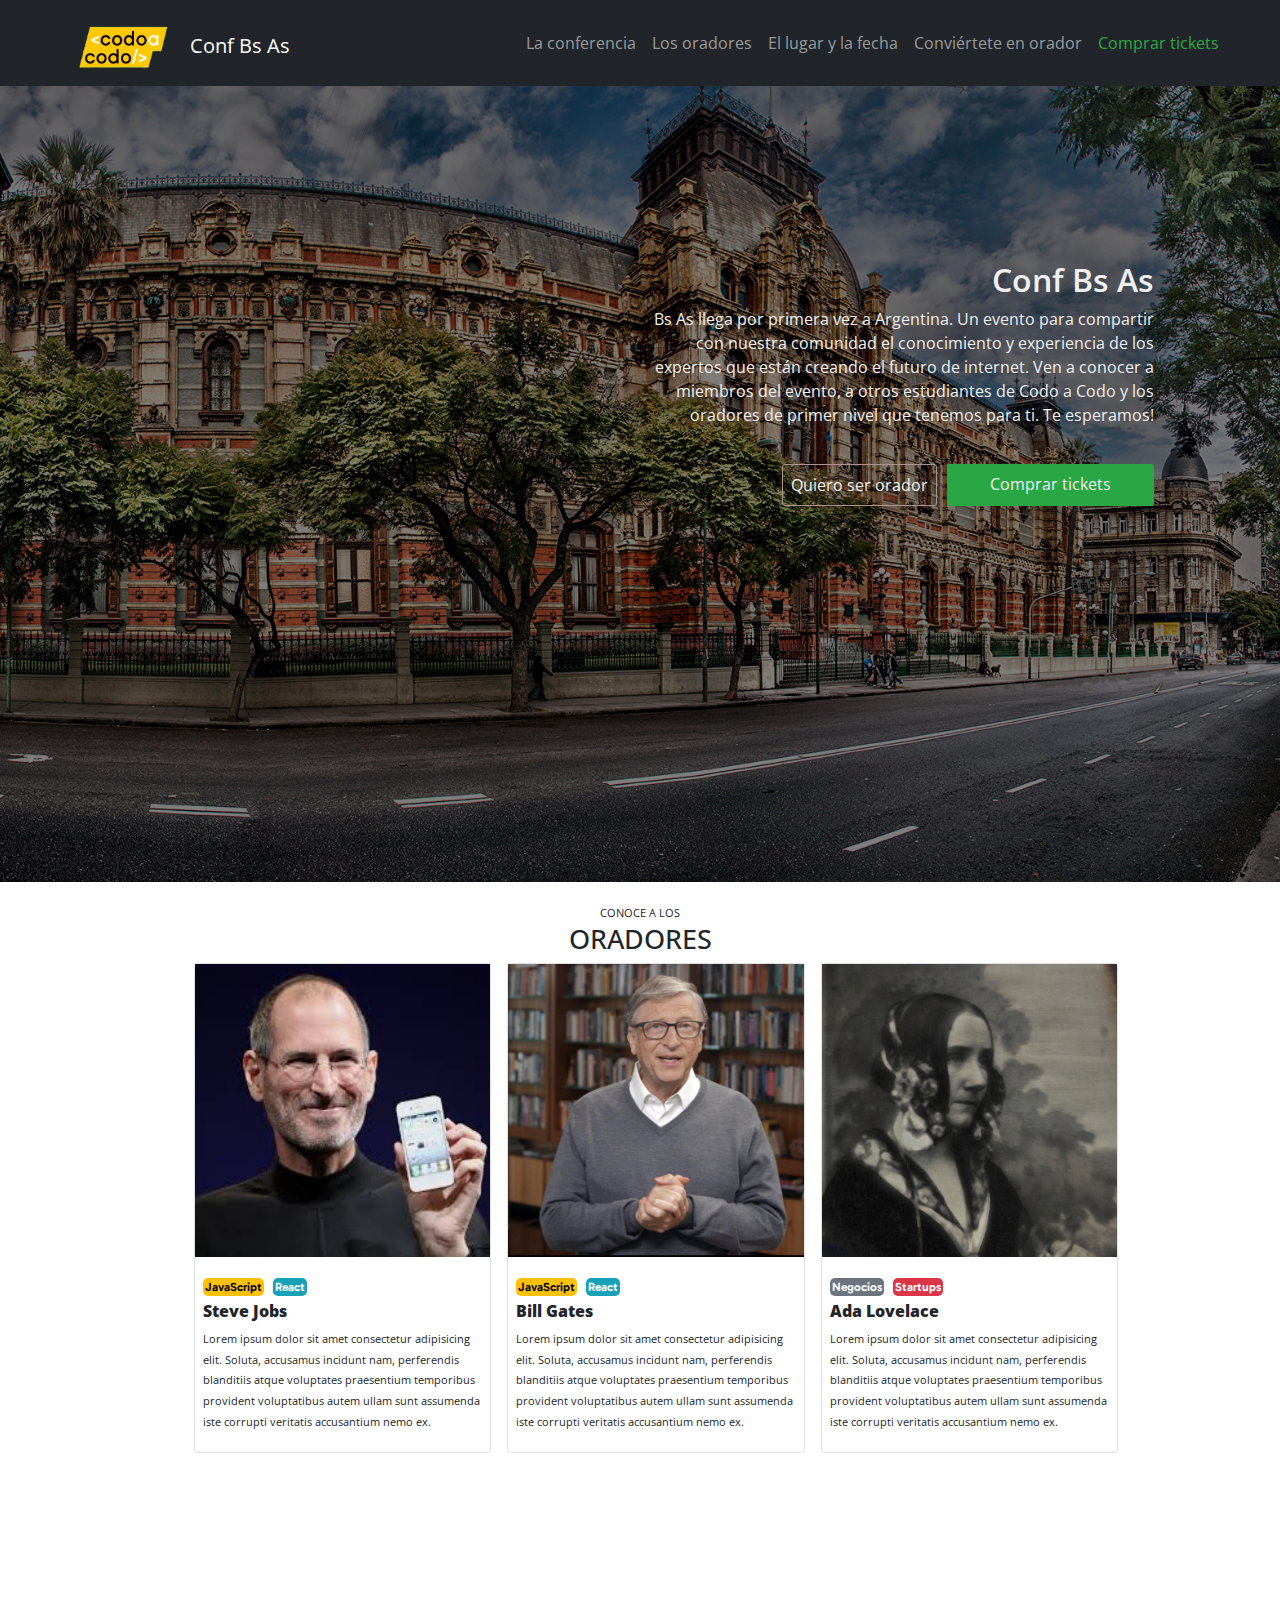
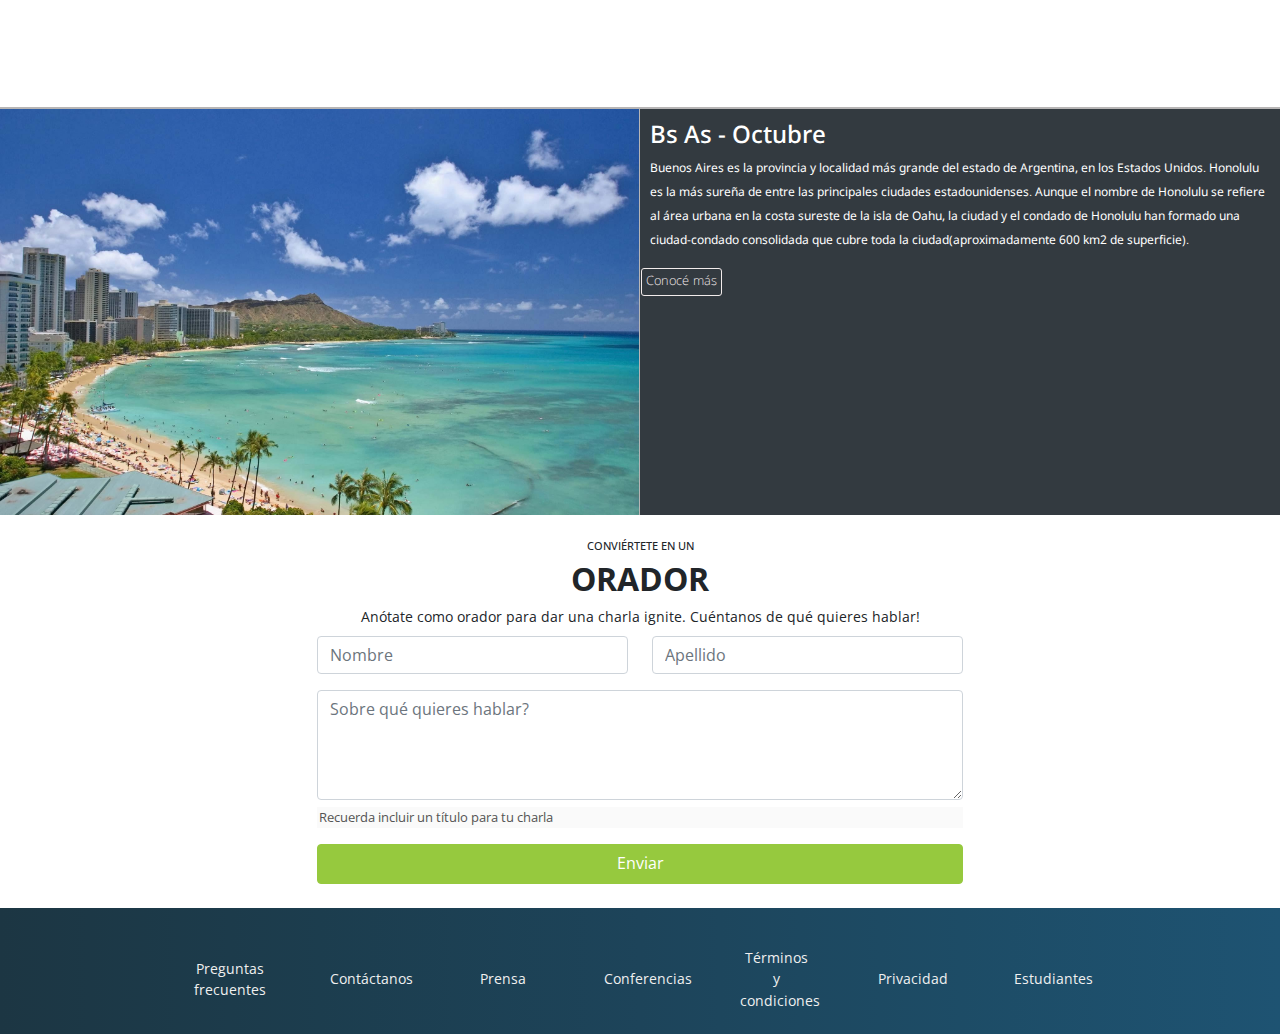
<file: index.html>
<!DOCTYPE html>
<html lang="es">

<head>
    <meta charset="UTF-8">
    <meta name="viewport" content="width=device-width, initial-scale=1.0">
    <title>Proyecto integrador Front | Constanza Rojas</title>
    <link rel="shortcut icon" href="favicon.ico" type="image/x-icon">
    <link rel="stylesheet" href="./css/bootstrap.min.css">
    <link rel="stylesheet" href="./css/estilos.css">
</head>

<body>
    <header class="fuente">
        <div class="container-fluid bg-image alturaContenedor position-relative">
            <div class="row filaConferencia h-100 justify-content-between align-items-center p-3 ">

                <div class="col-12 h-100 w-100 colorWhite textoConf">
                    <div class="contenedorTextoConf ">
                        <h1 class="tituloConf">Conf Bs As</h1>
                        <p class="parrafoConf">Bs As llega por primera vez a Argentina. Un evento para compartir con
                            nuestra comunidad el
                            conocimiento y experiencia de los expertos que están creando el futuro de internet. Ven a
                            conocer a
                            miembros del evento, a otros estudiantes de Codo a Codo y los oradores de primer nivel que
                            tenemos para
                            ti. Te esperamos!
                        </p>
                        <div class="divAnclas pt-3">
                            <div class="botonOrador ">
                                <a href="#formularioOrador" class="colorWhite anclaConferencia">Quiero ser orador</a>
                            </div>
                            <div class="botonTickets">
                                <a href="./pages/tickets.html" class="colorWhite anclaConferencia">Comprar tickets</a>
                            </div>
                        </div>
                    </div>
                </div>
            </div>
        </div>
        <div class="container-fluid position-absolute top-0 start-0 px-0">

            <nav
                class="contenedorNav navbar navbar-expand-lg navbar-dark bg-dark h-100 d-flex f justify-content-between ">
                <div class="container-fluid divContainerNav ">
                    <a class="navbar-brand tamañoLogo " href="#"> <img class=" tamañoLogo"
                            src="./assets/imagen/codoacodo.png" alt="">
                        Conf Bs As
                    </a>
                    <!--
                    <p class="colorWhite">Conf Bs As</p>-->
                    <button class="navbar-toggler" type="button" data-bs-toggle="collapse"
                        data-bs-target="#navbarSupportedContent" aria-controls="navbarSupportedContent"
                        aria-expanded="false" aria-label="Toggle navigation">
                        <span class="navbar-toggler-icon"></span>
                    </button>
                    <div class="collapse navbar-collapse" id="navbarSupportedContent">
                        <ul class="navbar-nav me-auto mb-2 mb-lg-0 ml-0">
                            <!-- <li class="nav-item">
                                <a class="nav-link active fs-5 " aria-current="page" href="#">Conf Bs As</a>
                            </li>-->
                            <li class="nav-item">
                                <a class="nav-link" href="#">La conferencia</a>
                            </li>
                            <li class="nav-item">
                                <a class="nav-link" href="#">Los oradores</a>
                            </li>
                            <li class="nav-item">
                                <a class="nav-link" href="#">El lugar y la fecha</a>
                            </li>
                            <li class="nav-item">
                                <a class="nav-link" href="#">Conviértete en orador</a>
                            </li>
                            <li class="nav-item ">
                                <a class="nav-link itemComprarTickets" href="#">Comprar tickets</a>
                            </li>
                            <ul class="dropdown-menu" aria-l abelledby="navbarDropdown">
                                <li><a class="dropdown-item" href="#">Action</a></li>
                                <li><a class="dropdown-item" href="#">Another action</a></li>
                                <li>
                                    <hr class="dropdown-divider">
                                </li>
                                <li><a class="dropdown-item" href="#">Something else here</a></li>
                            </ul>
                            </li>
                        </ul>
                    </div>
                </div>
            </nav>
        </div>
    </header>
    <main class="container-fluid  fuente">

        <section class=" sectionOradores mb-0 mt-4 " id="oradores">
            <h2 class="text-center">
                <div class="titSuperior  fw-normal">CONOCE A LOS</div>
                <div class="titInferior ">ORADORES</div>
            </h2>
            <div class="container containerOradores">
                <div class="row divFila">
                    <div class="col-md-4 border border rounded 2 columnaTarjeta">
                        <img src="./assets/imagen/steve.jpg" class="objet-fit-cover " alt="Steve Jobs" loading="lazy">
                        <div class="cuerpoTarjeta m-2  ">
                            <h4 class="colorAmarillo d-inline cuerpoTarjetaH4 ">JavaScript</h4>
                            <h4 class="colorCeleste d-inline cuerpoTarjetaH4">React</h4>
                            <h3 class="tituloNombre">Steve Jobs</h3>
                            <p class="parrafoTarjeta">Lorem ipsum dolor sit amet consectetur adipisicing elit. Soluta,
                                accusamus
                                incidunt nam, perferendis blanditiis atque voluptates praesentium temporibus provident
                                voluptatibus
                                autem ullam sunt assumenda iste corrupti veritatis accusantium nemo ex.</p>
                        </div>

                    </div>
                    <div class="col-md-4 border border rounded 2 columnaTarjeta">
                        <img src="./assets/imagen/bill.jpg" class="objet-fit-cover" alt="Bill Gates" loading="lazy">
                        <div class="cuerpoTarjeta m-2 ">
                            <h4 class="colorAmarillo d-inline cuerpoTarjetaH4">JavaScript</h4>
                            <h4 class="colorCeleste d-inline cuerpoTarjetaH4">React</h4>
                            <h3 class="tituloNombre">Bill Gates</h3>
                            <p class="parrafoTarjeta">Lorem ipsum dolor sit amet consectetur adipisicing elit. Soluta,
                                accusamus
                                incidunt nam, perferendis blanditiis atque voluptates praesentium temporibus provident
                                voluptatibus
                                autem ullam sunt assumenda iste corrupti veritatis accusantium nemo ex.</p>
                        </div>

                    </div>
                    <div class="col-md-4 border border rounded 2 columnaTarjeta">
                        <img src="./assets/imagen/ada.jpeg" class="objet-fit-cover" alt="Ada Lovelace" loading="lazy">
                        <div class="cuerpoTarjeta m-2 ">
                            <h4 class="colorGris d-inline cuerpoTarjetaH4">Negocios</h4>
                            <h4 class="colorRojo d-inline cuerpoTarjetaH4">Startups</h4>
                            <h3 class="tituloNombre">Ada Lovelace</h3>
                            <p class="parrafoTarjeta">Lorem ipsum dolor sit amet consectetur adipisicing elit. Soluta,
                                accusamus
                                incidunt nam, perferendis blanditiis atque voluptates praesentium temporibus provident
                                voluptatibus
                                autem ullam sunt assumenda iste corrupti veritatis accusantium nemo ex.</p>
                        </div>
                    </div>
                </div>
            </div>
        </section>


        <div class="h-80vh  ">
            <div class="row h-100 lugarFecha">
                <div class="col-12 col-md-6 gx-0 columna1"><img src="./assets/imagen/honolulu.jpg" class="img-fluid"
                        alt=""></div>
                <div class="col-12 col-md-6 textoLugarFecha">
                    <h2 class="h2">Bs As - Octubre</h2>
                    <p class="p">Buenos Aires es la provincia y localidad más grande del estado de Argentina, en los
                        Estados Unidos.
                        Honolulu es la más sureña de entre las principales ciudades estadounidenses. Aunque el nombre de
                        Honolulu se refiere al área urbana en la costa sureste de la isla de Oahu, la ciudad y el
                        condado de
                        Honolulu han formado una ciudad-condado consolidada que cubre toda la ciudad(aproximadamente 600
                        km2 de
                        superficie).</p>
                    <div class="divAncla">
                        <a class="a" href="./pages/404.html">Conocé más</a>
                    </div>
                </div>
            </div>
        </div>

        <section class="container tamañoContainer my-4" id="formularioOrador">
            <div>
                <div class="text-center">

                    <div class=" fw-normal tamañoInput">
                        <h2 class="tamañoFuente">CONVIÉRTETE EN UN</h2>
                    </div>
                    <h2 class="fs-2 fw-bold">ORADOR</h2>

                    <p class="tamañoFuenteParrafo">Anótate como orador para dar una charla ignite. Cuéntanos de qué
                        quieres
                        hablar!
                    </p>
                </div>
            </div>
            <form class="row  anchoFila form-control-md h-50" action="">

                <div class="col-12 col-md-6 mb-3">
                    <input class="form-control" type="text" id="name" name="name" placeholder="Nombre" required>
                </div>
                <div class="col-12 col-md-6 mb-3">
                    <input class="form-control" type="text" id="surname" name="surname" placeholder="Apellido" required>
                </div>
                </div>
                <div class="col-12 mb-1 ">
                    <textarea class="form-control" name="comentario" id="comentario" cols="30" rows="4"
                        placeholder="Sobre qué quieres hablar?" required></textarea>
                </div>
                <div>
                    <input class="estiloInput estiloInput" disabled readonly
                        value="Recuerda incluir un título para tu charla" type="text" name=""
                        placeholder="Recuerda incluir un título para tu charla">
                    <p class="text-center"></p>
                </div>
                <!-- <div class=>
                    <input class="inputBotonEnviar" type="submit" value="Enviar">
                </div>-->
                <div class="">
                    <button class="btn colorBtnInput tamañoBtn" type="submit">Enviar</button>
                </div>
            </form>
        </section>
    </main>

    <script src="./js/bootstrap.bundle.min.js"></script>
    <footer class="bg-gradiente footer">
        <nav class="container-fluid fs-6  text-center containerNav  ">
            <ul class="ul row justify-content-center align-items-center ">
                <li class="col-4 col-md-1 text-center p-3  linkNavFooter"><a class="anclaDecoration colorWhite"
                        href="#inicio">Preguntas frecuentes</a></li>
                <li class="col-4 col-md-1 text-center p-3 linkNavFooter"><a class="anclaDecoration colorWhite"
                        href="#inicio">Contáctanos</a></li>
                <li class="col-4 col-md-1 text-center p-3 linkNavFooter"><a class="anclaDecoration colorWhite"
                        href="#inicio">Prensa</a></li>
                <li class="col-4 col-md-1 text-center p-3 linkNavFooter"><a class="anclaDecoration colorWhite"
                        href="#inicio">Conferencias</a></li>
                <li class="col-4 col-md-1 text-center p-3 linkNavFooter"><a class="anclaDecoration colorWhite"
                        href="#inicio">Términos y condiciones</a></li>
                <li class="col-4 col-md-1 text-center p-3 linkNavFooter"><a class="anclaDecoration colorWhite"
                        href="#inicio">Privacidad</a></li>
                <li class="col-4 col-md-1 text-center p-3 linkNavFooter"><a class="anclaDecoration colorWhite"
                        href="#inicio">Estudiantes</a></li>
            </ul>
        </nav>
    </footer>
</body>
</html>
</file>
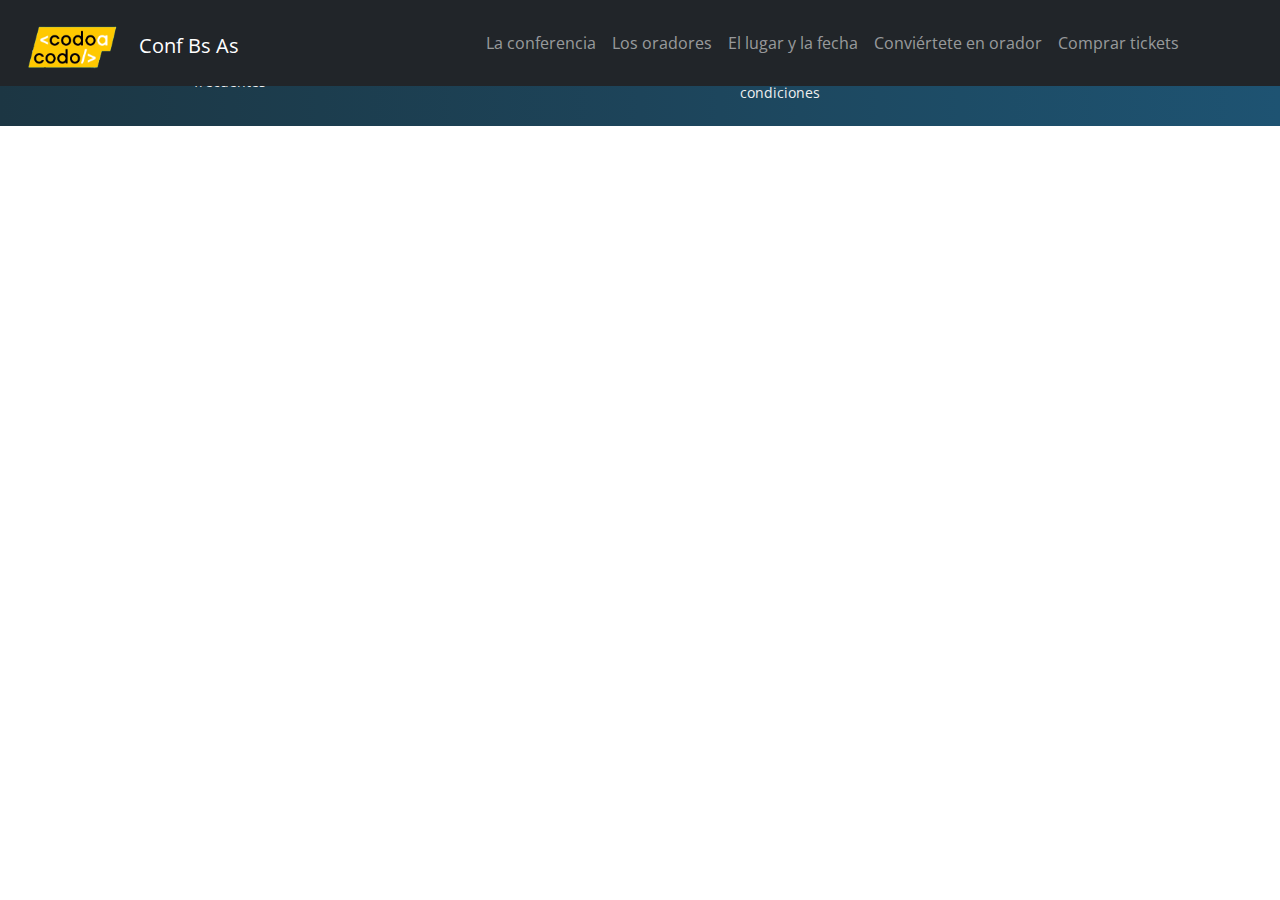
<file: pages/tickets.html>
<!DOCTYPE html>
<html lang="es">

<head>
    <meta charset="UTF-8">
    <meta name="viewport" content="width=device-width, initial-scale=1.0">
    <title>Tickets | Constanza Rojas</title>
    <!--favicon-->
    <link rel="shortcut icon" href="favicon.ico" type="image/x-icon">
    <link rel="stylesheet" href="../css/bootstrap.min.css">
    <link rel="stylesheet" href="../css/estilos.css">
</head>
<body>
    <header class="fuente">
        <div class="container-fluid position-absolute top-0 start-0 px-0">
            <nav class="navbar navbar-expand-lg navbar-dark bg-dark h-100 d-flex f justify-content-between ">
                <div class="container-fluid ">
                    <a class="navbar-brand tamañoLogo " href="#"> <img class=" tamañoLogo"
                            src="../assets/imagen/codoacodo.png" alt="">
                        Conf Bs As
                    </a>
                    <!--
                    <p class="colorWhite">Conf Bs As</p>-->
                    <button class="navbar-toggler" type="button" data-bs-toggle="collapse"
                        data-bs-target="#navbarSupportedContent" aria-controls="navbarSupportedContent"
                        aria-expanded="false" aria-label="Toggle navigation">
                        <span class="navbar-toggler-icon"></span>
                    </button>
                    <div class="collapse navbar-collapse" id="navbarSupportedContent">
                        <ul class="navbar-nav me-auto mb-2 mb-lg-0 ml-0">
                            <!-- <li class="nav-item">
                                <a class="nav-link active fs-5 " aria-current="page" href="#">Conf Bs As</a>
                            </li>-->
                            <li class="nav-item">
                                <a class="nav-link" href="#">La conferencia</a>
                            </li>
                            <li class="nav-item">
                                <a class="nav-link" href="#">Los oradores</a>
                            </li>
                            <li class="nav-item">
                                <a class="nav-link" href="#">El lugar y la fecha</a>
                            </li>
                            <li class="nav-item">
                                <a class="nav-link" href="#">Conviértete en orador</a>
                            </li>
                            <li class="nav-item">
                                <a class="nav-link" href="#">Comprar tickets</a>
                            </li>
                            <ul class="dropdown-menu" aria-labelledby="navbarDropdown">
                                <li><a class="dropdown-item" href="#">Action</a></li>
                                <li><a class="dropdown-item" href="#">Another action</a></li>
                                <li>
                                    <hr class="dropdown-divider">
                                </li>
                                <li><a class="dropdown-item" href="#">Something else here</a></li>
                            </ul>
                            </li>
                        </ul>
                    </div>
                </div>
            </nav>
        </div>

     
     
    </header>
    <main>

    </main>
   



    <footer class="bg-gradiente footer">
        <nav class="container-fluid fs-6  text-center containerNav  " > 
            <ul class="ul row justify-content-center align-items-center ">
                <li class="col-4 col-md-1 text-center p-3  linkNavFooter"><a class="anclaDecoration colorWhite" href="#inicio">Preguntas frecuentes</a></li>
                <li class="col-4 col-md-1 text-center p-3 linkNavFooter"><a class="anclaDecoration colorWhite" href="#inicio">Contáctanos</a></li>
                <li class="col-4 col-md-1 text-center p-3 linkNavFooter"><a class="anclaDecoration colorWhite" href="#inicio">Prensa</a></li>
                <li class="col-4 col-md-1 text-center p-3 linkNavFooter"><a class="anclaDecoration colorWhite" href="#inicio">Conferencias</a></li>
                <li class="col-4 col-md-1 text-center p-3 linkNavFooter"><a class="anclaDecoration colorWhite" href="#inicio">Términos y condiciones</a></li>
                <li class="col-4 col-md-1 text-center p-3 linkNavFooter"><a class="anclaDecoration colorWhite" href="#inicio">Privacidad</a></li>
                <li class="col-4 col-md-1 text-center p-3 linkNavFooter"><a class="anclaDecoration colorWhite" href="#inicio">Estudiantes</a></li>  
            </ul>
        </nav>
   </footer>
</body>
</html>
</file>
<file: css/estilos.css>
@import url('https://fonts.googleapis.com/css2?family=Gabarito:wght@600;700;800&family=Noto+Sans+Bengali&family=Noto+Sans+JP:wght@100;200;300;400&family=Noto+Sans+NKo+Unjoined:wght@400;500;600&family=Noto+Sans+Shavian&family=Noto+Sans+Syriac+Eastern:wght@100;200;400;500;600&family=Onest:wght@100&family=Open+Sans:wght@300;400;500;600&family=Poppins:wght@100&display=swap');

.bg-image {
    height: 100%;
    width: 100%;
    background-image: linear-gradient(to right, #00000080, #00000080), url(../assets/imagen/ba1.jpg);
    background-size: cover;
    background-repeat: no-repeat;
    background-position: center;
}
.tamañoLogo {
    height: 70px;
}
.anchoNav {
    width: 100vh;
}
.itemComprarTickets {
    color: rgb(40, 171, 68) !important;
}
.colorWhite {
    color: rgb(240, 240, 240);
}
.colorGrey {
    color: rgb(175, 174, 174);
}
.colorGreen {
    color: rgb(40, 171, 68);
}
.colorCeleste {
    background-color: rgb(23, 162, 184);
    color: white;
}
.colorAmarillo {
    background-color: rgb(254, 193, 7);
    color: black;
}
.colorGris {
    background-color: rgb(108, 117, 126);
    color: white;
}
.colorRojo {
    background-color: rgb(220, 53, 71);
    color: white;
}
.fuente {
    font-family: 'Open Sans', sans-serif;
}
.filaConferencia {
    text-align: center;
    height: 100%;
}
.textoConf {
    align-items: center;
    height: 100%;
    width: 100%;
}
.conferenciaTexto {
    justify-content: center;
    align-items: center;
    width: 100%;
    height: 100%;
    margin-right: 0;
}
.contenedorTextoConf {
    text-align: center;
    padding-top: 20%;
    width: 100%;
}
.alturaContenedor {
    height: 98vh;
}
.anclaConferencia {
    font-family: 'Open Sans', sans-serif;
    text-decoration: none;
}
.botonOrador {
    margin-top: 0.3rem;
    color: rgb(243, 236, 236);
    border: 1px solid rgb(173, 146, 146);
    border-radius: 3px;
    padding: 8px;
    margin-right: 10px;
}
.anclaDecoration {
    font-family: 'Open Sans', sans-serif;
    text-decoration: none;
}
.botonTickets {
    background-color: rgb(40, 167, 68);
    text-decoration: none;
    margin-top: 0.3rem;
    color: rgb(243, 236, 236);
    border-radius: 3px;
    padding: 8px;
    padding-bottom: 5px;
}
.divConferenciaTexto {
    height: 55vh;
    margin: 0 auto;
    margin-bottom: 5vh;
    position: absolute;
    top: 25%;
    text-align: center;
    justify-content: center;
    padding-right: 50px;
}
.contenedorOradores {
    text-align: center;
}
.columnaTarjeta {
    text-align: center;
    margin-bottom: 0.5rem;
}
.columnaTarjeta img {
    width: 100%;
    height: 60%;
    margin-bottom: 0.5rem;
}
.cuerpoTarjeta H3 {
    margin-top: 0.3rem;
}
.oradores h2 {
    font-family: 'Noto Sans Syriac Eastern', sans-serif;
    padding-top: 20px;
}
.titOradores {
    font-family: 'Noto Sans Syriac Eastern', sans-serif;
    font-size: 12px;
    font-weight: 500;
}
.cuerpoTarjetaH4 {
    font-family: 'Gabarito', sans-serif;
    font-size: 1rem;
    font-weight: 600;
    border-radius: 5px;
    margin-right: 5px;
    padding: 2px;
}
.tituloNombre {
    font-weight: 800;
    font-size: 2rem;
    text-align: center
}
.parrafoTarjeta {
    font-family: 'Open Sans', sans-serif;
    font-size: 1rem;
    line-height: 1.3rem;
}
.textoLugarFecha {
    padding-top: 15px;
    padding-bottom: 15px;
    padding-right: 10px;
    padding-left: 10px;
    background-color: rgb(51, 58, 64);
    color: white;
    font-family: 'Open Sans', sans-serif;
}
.h2 {
    font-weight: 500;
    font-size: 2rem;
    margin-bottom: 0.3rem;
}
.p {
    font-weight: 400;
    font-size: 1rem;
    line-height: 1.5rem;
}
.a {
    font-weight: 200;
    font-size: 0.8rem;
    text-decoration: none;
    margin-top: 2rem;
    color: rgb(243, 236, 236);
    border: 1px solid rgb(243, 236, 236);
    border-radius: 3px;
    padding: 4px;
    margin: 40%
}
.footer {
    background-image: linear-gradient(to right, #1c3643, #1c3d4e, #1d445a, #1d4c66, #1e5372);

    margin-bottom: 0;
    padding-bottom: 0;
}
.bg-gradiente {
    background-image: linear-gradient(to right, #1c3643, #1c3d4e, #1d445a, #1d4c66, #1e5372);
}
.ul {
    height: 100%;
    list-style: none;
    font-family: 'Open Sans', sans-serif;
    color: white;
    margin-bottom: 0;
}
.estiloInput {
    border: 0;
    width: 100%;
    font-size: 0.8rem;
}
.linkDiv {
    text-align: center;
}
.btn-colorGreen {
    color: #fff;
    background-color: rgb(40, 171, 68);
    border-color: rgb(40, 171, 68);
}
.colorBtnInput {
    color: #fff;
    background-color: rgb(150, 201, 62);
    border-color: rgb(150, 201, 62);
    width: 100%;
}
@media screen and (min-width: 768px) {
    .navbar-nav {
        margin-left: 22%;
    }
    .contenedorNav {
        padding-left: 4%;
    }
    .contenedorTextoConf {
        width: 42%;
        text-align: end;
        margin-left: 0;
        font-size: 1rem;
        margin-left: 50%;

    }
    .tituloConf {
        font-size: 2rem;
        font-weight: 600;
    }
    .parrafoConf {
        font-size: 16px;
        line-height: 1.5rem;
        font-weight: 400;
    }
    .divAnclas {
        display: flex;
        flex-direction: row;
        justify-content: flex-end;
        margin-top: 10px;
    }
    .botonOrador {
        margin-top: 0.3rem;
        color: rgb(243, 236, 236);
        border: 1px solid rgb(173, 146, 146);
        border-radius: 3px;
        padding: 8px;
        margin-right: 10px;
    }
    .anclaConferencia {
        font-family: 'Open Sans', sans-serif;
        text-decoration: none;
    }
    .botonTickets {
        background-color: rgb(40, 167, 68);
        text-decoration: none;
        margin-top: 0.3rem;
        color: rgb(243, 236, 236);
        border-radius: 3px;
        padding: 8px;
        padding-bottom: 5px;
        width: 23vh;
        text-align: center;
    }
    .sectionOradores {
        height: 89vh;
    }
    .titSuperior {
        font-size: 0.7rem;
        padding-bottom: 0.2rem;
    }
    .titInferior {
        font-size: 1.7rem;
    }
    .containerOradores {
        display: flex;
        flex-direction: row;
        justify-content: center;
        margin-bottom: 1rem;
    }
    .divFila {
        width: 80%;
        column-gap: 1rem;
        flex-wrap: nowrap;
        height: 90%;
    }
    .columnaTarjeta {
        text-align: start;
        padding-left: 0;
        padding-right: 0;
    }
    .oradores h2 {
        font-family: 'Noto Sans Syriac Eastern', sans-serif;
        padding-top: 20px;
        text-align: start;
    }
    .titOradores {
        font-family: 'Noto Sans Syriac Eastern', sans-serif;
        font-size: 12px;
        font-weight: 500;
        text-align: start;
    }
    .cuerpoTarjeta {
        margin-top: 1rem;
    }
    .cuerpoTarjetaH4 {
        font-family: 'Gabarito', sans-serif;
        font-size: 12px;
        font-weight: 600;
        border-radius: 5px;
        margin-right: 5px;
        padding: 2px;
        text-align: start;
    }
    .tituloNombre {
        font-size: 1rem;
        font-weight: 800;
        text-align: start;
    }
    .parrafoTarjeta {
        font-family: 'Open Sans', sans-serif;
        font-size: 0.7rem;
        line-height: 1.3rem;
        text-align: start;
    }
    .columna1 {
        border-top: 2px solid rgb(183, 181, 181);
        border-right: 1px solid rgb(183, 181, 181);
    }
    .textoLugarFecha {
        font-family: 'Noto Sans Syriac Eastern', sans-serif;
        border-top: 2px solid rgb(183, 181, 181);
    }
    .h2 {
        font-weight: 500;
        font-size: 1.5rem;
        margin-bottom: 0.3rem;
    }
    .p {
        font-weight: 400;
        font-size: 12px;
        line-height: 1.5rem;
    }
    .divAncla {
        position: relative;
        right: 257px;
    }
    .tamañoConteiner {
        height: 20vh;
    }
    .anchoFila {
        width: 60%;
        margin: 0 auto;
    }
    .tamañoFuente {
        font-size: 0.7rem;
    }
    .tamañoFuenteInput {
        font-size: 1px;
    }
    .tamañoFuenteParrafo {
        font-size: 0.9rem;
        margin-bottom: 0.5rem;
    }
    .tamañoBtn {
        width: 100%;
        height: 30px;
    }
    .estiloInput {
        width: 100%;
        border: 0;
        font-size: 0.8rem;
    }
    .colorBtnInput {
        padding-bottom: 2rem;
    }
    .footer {
        background-image: linear-gradient(to right, #1c3643, #1c3d4e, #1d445a, #1d4c66, #1e5372);
        height: 14vh;
        margin-bottom: 0;
        padding-bottom: 0;
    }
    .containerNav {
        display: flex;
        flex-direction: row;
        justify-content: center;
        align-items: center;
        list-style: none;
        height: 100%;
        padding-top: 1rem;
    }
    .ul {
        display: flex;
        flex-direction: row;
        justify-content: space-evenly;
        align-items: center;
        width: 100%;
        font-size: 0.9rem;
        padding: 0;
    }
    .linkNavFooter {
        text-align: center;
        margin-left: 1rem;
        margin-right: 1rem;
    }
}
</file>
